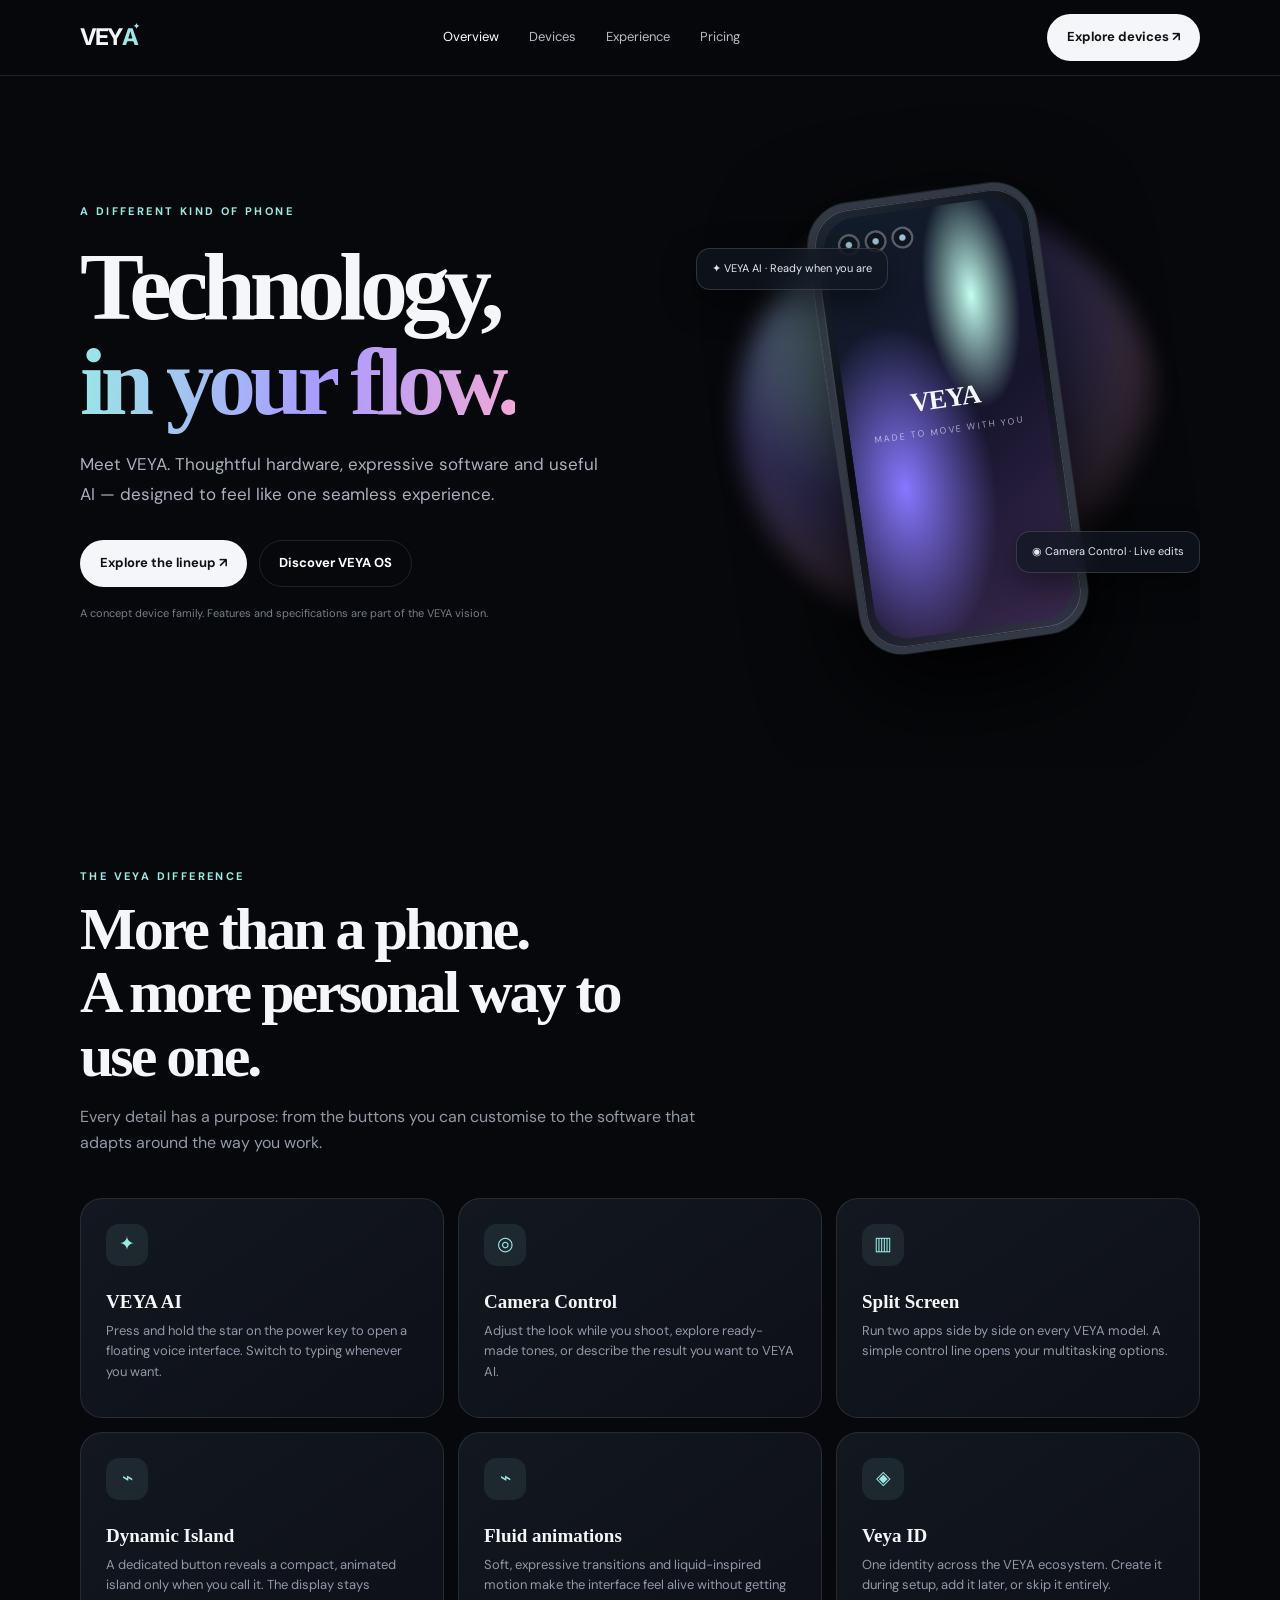
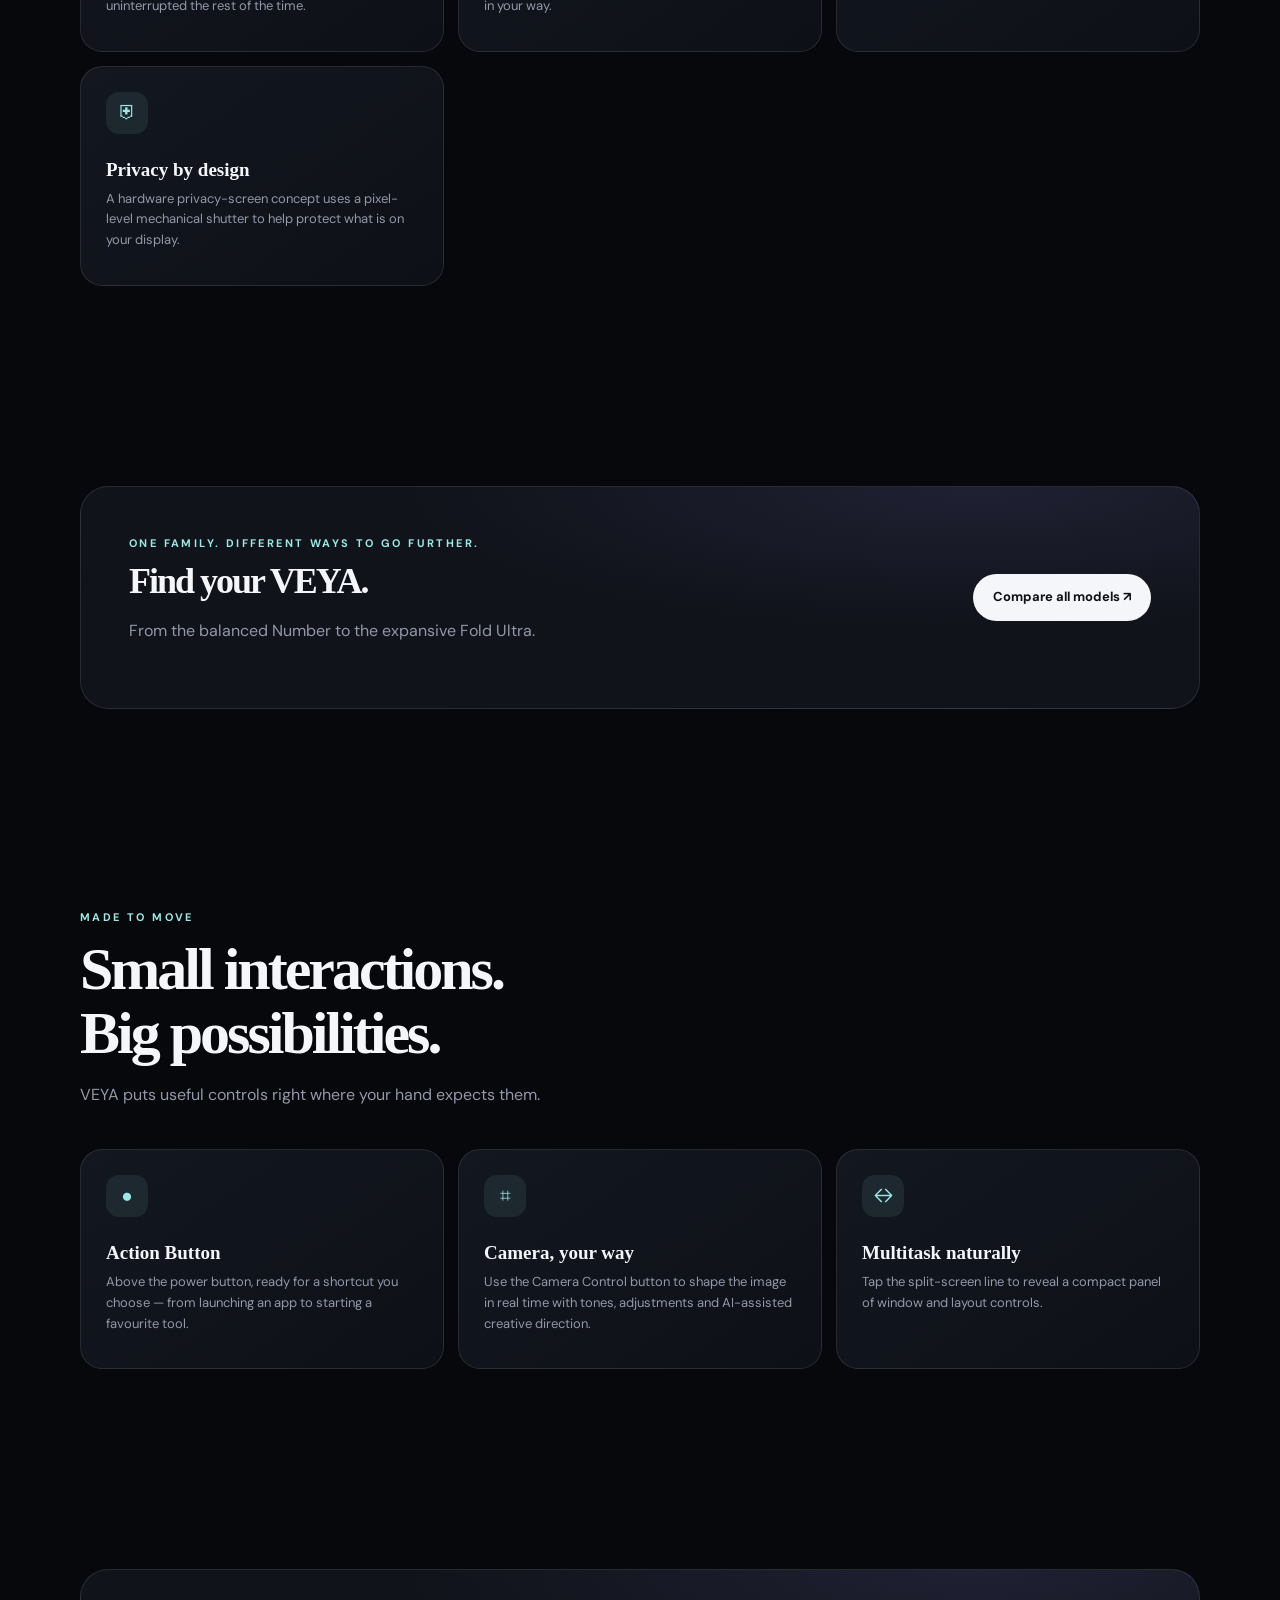
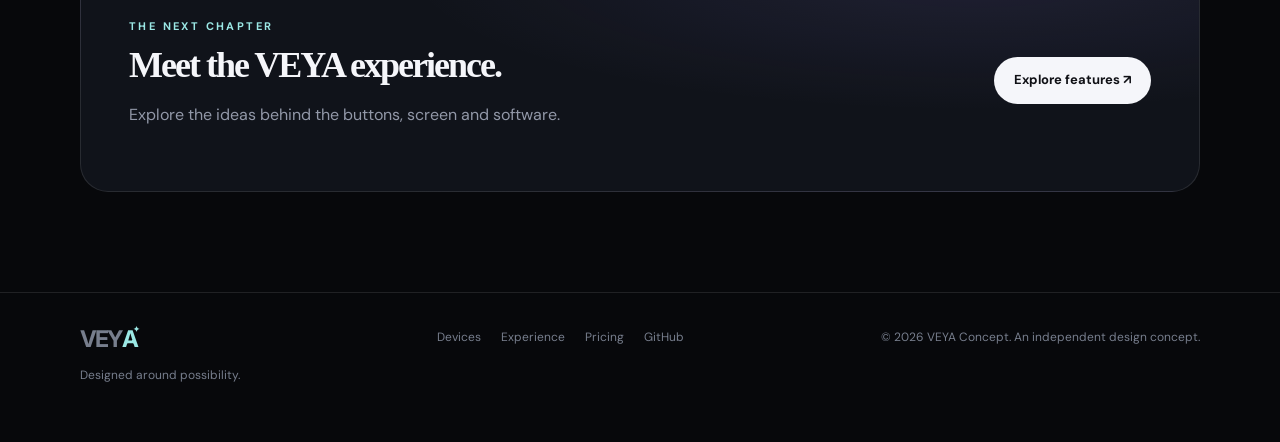
<file: index.html>
<!doctype html>
<html lang="en"><head><meta charset="utf-8"><meta name="viewport" content="width=device-width,initial-scale=1"><meta name="theme-color" content="#07080b"><meta name="description" content="Meet VEYA — a new phone experience, shaped around you."><title>VEYA — Beyond the expected</title><link rel="stylesheet" href="styles.css"></head><body>
<header class="nav"><a class="brand" href="index.html">VEY<span class="logo-a">A<span class="logo-star">✦</span></span></a><button class="menu" aria-label="Open menu">☰</button><nav class="navlinks"><a class="active" href="index.html">Overview</a><a href="models.html">Devices</a><a href="features.html">Experience</a><a href="pricing.html">Pricing</a></nav><a class="nav-cta" href="models.html">Explore devices ↗</a></header>
<main><section class="wrap hero"><div><div class="eyebrow">A different kind of phone</div><h1>Technology,<br><em>in your flow.</em></h1><p class="lead">Meet VEYA. Thoughtful hardware, expressive software and useful AI — designed to feel like one seamless experience.</p><div class="actions"><a class="btn" href="models.html">Explore the lineup ↗</a><a class="btn ghost" href="features.html">Discover VEYA OS</a></div><p class="fine">A concept device family. Features and specifications are part of the VEYA vision.</p></div><div class="visual"><div class="orb"></div><div class="float-tag tag-one">✦ VEYA AI · Ready when you are</div><div class="phone"><div class="phone-camera"><i></i><i></i><i></i></div><div class="screen-copy"><b>VEYA</b><small>MADE TO MOVE WITH YOU</small></div></div><div class="float-tag tag-two">◉ Camera Control · Live edits</div></div></section>
<section class="section"><div class="wrap"><div class="section-head reveal"><div class="eyebrow">The VEYA difference</div><h2>More than a phone.<br>A more personal way to use one.</h2><p>Every detail has a purpose: from the buttons you can customise to the software that adapts around the way you work.</p></div><div class="grid"><article class="card reveal"><div class="iconbox">✦</div><h3>VEYA AI</h3><p>Press and hold the star on the power key to open a floating voice interface. Switch to typing whenever you want.</p></article><article class="card reveal"><div class="iconbox">◎</div><h3>Camera Control</h3><p>Adjust the look while you shoot, explore ready-made tones, or describe the result you want to VEYA AI.</p></article><article class="card reveal"><div class="iconbox">▥</div><h3>Split Screen</h3><p>Run two apps side by side on every VEYA model. A simple control line opens your multitasking options.</p></article><article class="card reveal"><div class="iconbox">⌁</div><h3>Dynamic Island</h3><p>A dedicated button reveals a compact, animated island only when you call it. The display stays uninterrupted the rest of the time.</p></article><article class="card reveal"><div class="iconbox">⌁</div><h3>Fluid animations</h3><p>Soft, expressive transitions and liquid-inspired motion make the interface feel alive without getting in your way.</p></article><article class="card reveal"><div class="iconbox">◈</div><h3>Veya ID</h3><p>One identity across the VEYA ecosystem. Create it during setup, add it later, or skip it entirely.</p></article><article class="card reveal"><div class="iconbox">⛨</div><h3>Privacy by design</h3><p>A hardware privacy-screen concept uses a pixel-level mechanical shutter to help protect what is on your display.</p></article></div></div></section>
<section class="section"><div class="wrap band reveal"><div><div class="eyebrow">One family. Different ways to go further.</div><h2>Find your VEYA.</h2><p class="muted">From the balanced Number to the expansive Fold Ultra.</p></div><a class="btn" href="models.html">Compare all models ↗</a></div></section>
<section class="section"><div class="wrap"><div class="section-head reveal"><div class="eyebrow">Made to move</div><h2>Small interactions.<br>Big possibilities.</h2><p>VEYA puts useful controls right where your hand expects them.</p></div><div class="grid"><article class="card reveal"><div class="iconbox">●</div><h3>Action Button</h3><p>Above the power button, ready for a shortcut you choose — from launching an app to starting a favourite tool.</p></article><article class="card reveal"><div class="iconbox">⌗</div><h3>Camera, your way</h3><p>Use the Camera Control button to shape the image in real time with tones, adjustments and AI-assisted creative direction.</p></article><article class="card reveal"><div class="iconbox">↔</div><h3>Multitask naturally</h3><p>Tap the split-screen line to reveal a compact panel of window and layout controls.</p></article></div></div></section>
<section class="section"><div class="wrap band reveal"><div><div class="eyebrow">The next chapter</div><h2>Meet the VEYA experience.</h2><p class="muted">Explore the ideas behind the buttons, screen and software.</p></div><a class="btn" href="features.html">Explore features ↗</a></div></section></main>
<footer class="footer"><div class="wrap footer-inner"><div><a class="brand" href="index.html">VEY<span class="logo-a">A<span class="logo-star">✦</span></span></a><p>Designed around possibility.</p></div><div class="footer-links"><a href="models.html">Devices</a><a href="features.html">Experience</a><a href="pricing.html">Pricing</a><a href="https://github.com/vraxen1/veya">GitHub</a></div><div>© 2026 VEYA Concept. An independent design concept.</div></div></footer><script src="script.js"></script></body></html>
</file>
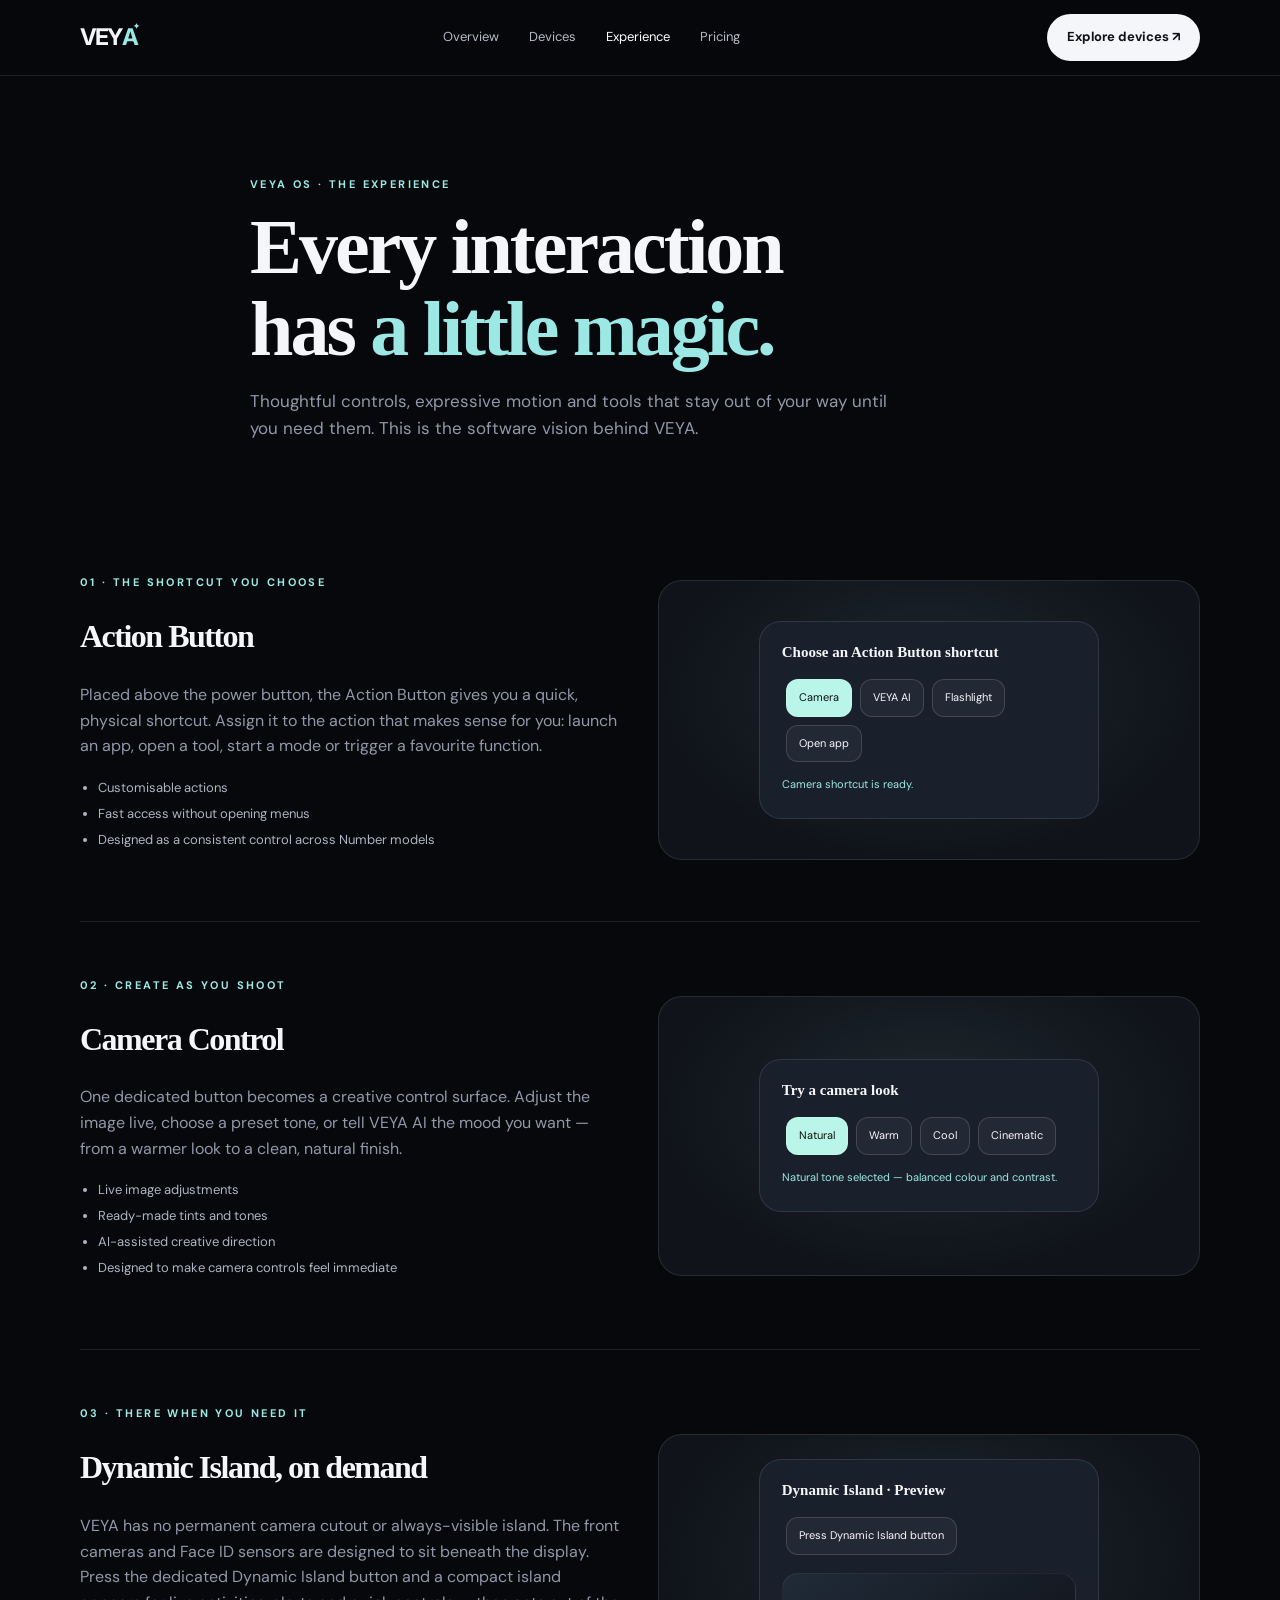
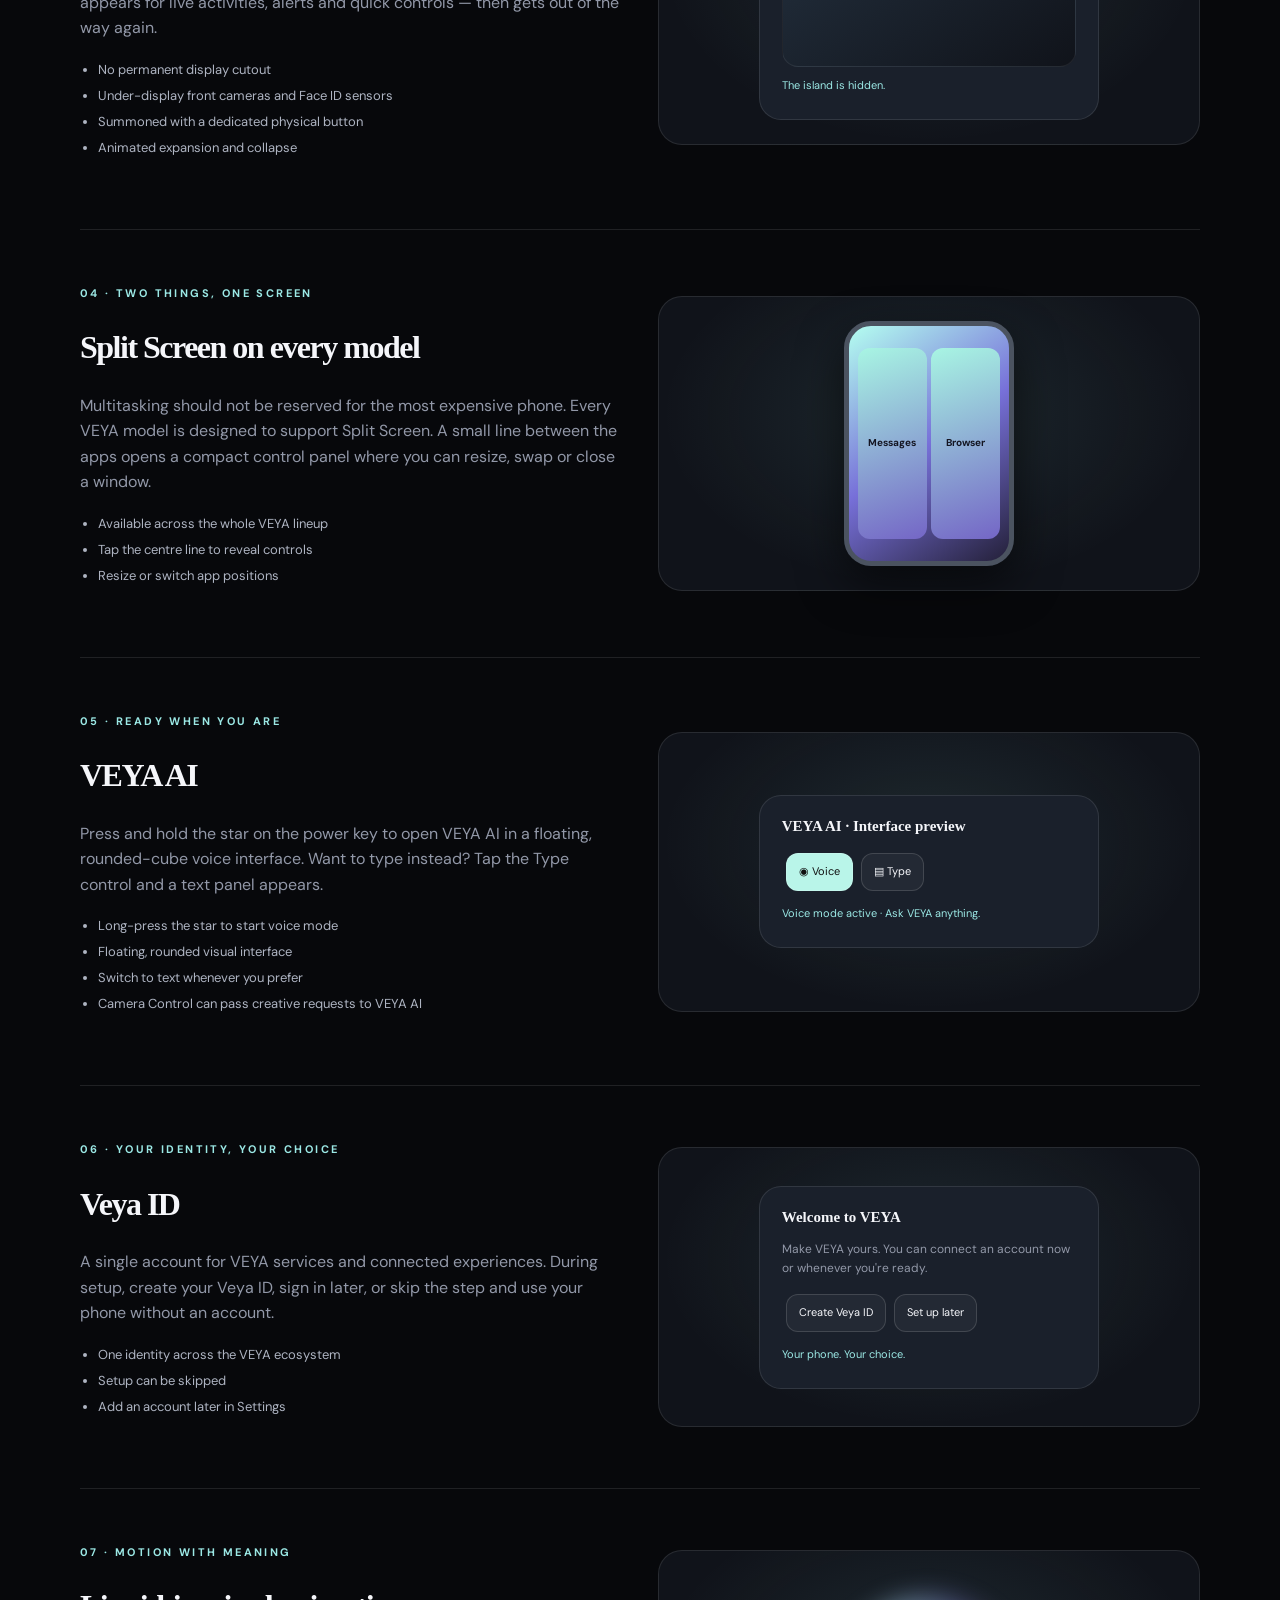
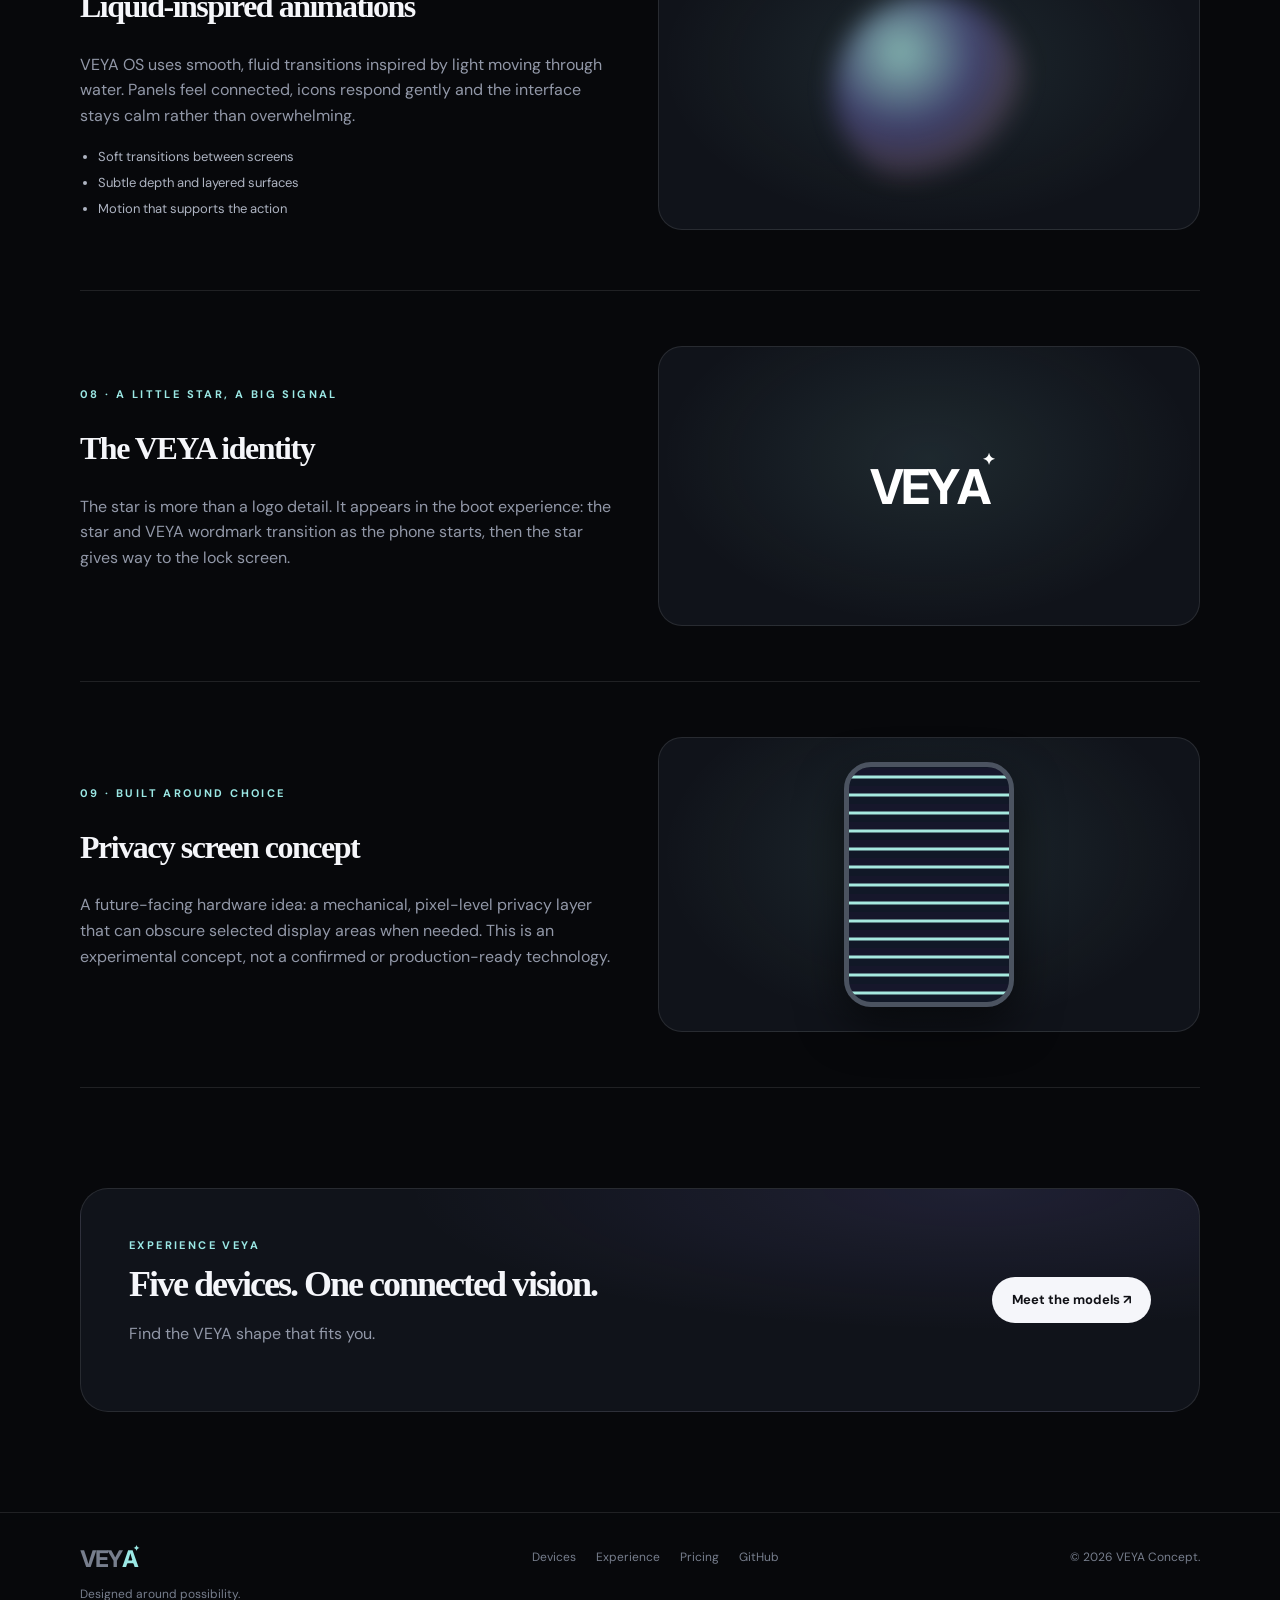
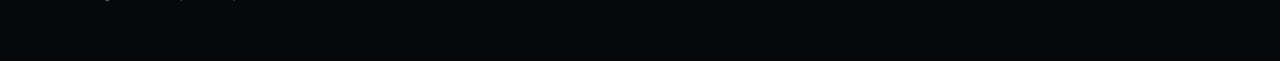
<file: features.html>
<!doctype html><html lang="en"><head><meta charset="utf-8"><meta name="viewport" content="width=device-width,initial-scale=1"><meta name="description" content="Discover VEYA OS, Action Button, Camera Control, Split Screen and VEYA AI."><title>VEYA Experience — Designed to flow</title><link rel="stylesheet" href="styles.css"></head><body>
<header class="nav"><a class="brand" href="index.html">VEY<span class="logo-a">A<span class="logo-star">✦</span></span></a><button class="menu" aria-label="Open menu">☰</button><nav class="navlinks"><a href="index.html">Overview</a><a href="models.html">Devices</a><a class="active" href="features.html">Experience</a><a href="pricing.html">Pricing</a></nav><a class="nav-cta" href="models.html">Explore devices ↗</a></header>
<main><section class="wrap page-hero"><div class="eyebrow">VEYA OS · The experience</div><h1>Every interaction<br>has <span style="color:var(--aqua)">a little magic.</span></h1><p>Thoughtful controls, expressive motion and tools that stay out of your way until you need them. This is the software vision behind VEYA.</p></section>
<section class="wrap">
<div class="feature-row reveal"><div class="feature-copy"><div class="eyebrow">01 · The shortcut you choose</div><h2>Action Button</h2><p>Placed above the power button, the Action Button gives you a quick, physical shortcut. Assign it to the action that makes sense for you: launch an app, open a tool, start a mode or trigger a favourite function.</p><ul class="feature-list"><li>Customisable actions</li><li>Fast access without opening menus</li><li>Designed as a consistent control across Number models</li></ul></div><div class="feature-demo"><div class="control-demo" data-demo><h4>Choose an Action Button shortcut</h4><button class="selected" data-message="Camera shortcut is ready.">Camera</button><button data-message="VEYA AI shortcut is ready.">VEYA AI</button><button data-message="Flashlight shortcut is ready.">Flashlight</button><button data-message="Your selected app shortcut is ready.">Open app</button><div class="demo-output">Camera shortcut is ready.</div></div></div></div>
<div class="feature-row reveal"><div class="feature-copy"><div class="eyebrow">02 · Create as you shoot</div><h2>Camera Control</h2><p>One dedicated button becomes a creative control surface. Adjust the image live, choose a preset tone, or tell VEYA AI the mood you want — from a warmer look to a clean, natural finish.</p><ul class="feature-list"><li>Live image adjustments</li><li>Ready-made tints and tones</li><li>AI-assisted creative direction</li><li>Designed to make camera controls feel immediate</li></ul></div><div class="feature-demo"><div class="control-demo" data-demo><h4>Try a camera look</h4><button class="selected" data-message="Natural tone selected — balanced colour and contrast.">Natural</button><button data-message="Warm tone selected — softer, warmer colour.">Warm</button><button data-message="Cool tone selected — crisp, cooler colour.">Cool</button><button data-message="Cinematic tone selected — deeper, moodier contrast.">Cinematic</button><div class="demo-output">Natural tone selected — balanced colour and contrast.</div></div></div></div>
<div class="feature-row reveal"><div class="feature-copy"><div class="eyebrow">03 · There when you need it</div><h2>Dynamic Island, on demand</h2><p>VEYA has no permanent camera cutout or always-visible island. The front cameras and Face ID sensors are designed to sit beneath the display. Press the dedicated Dynamic Island button and a compact island appears for live activities, alerts and quick controls — then gets out of the way again.</p><ul class="feature-list"><li>No permanent display cutout</li><li>Under-display front cameras and Face ID sensors</li><li>Summoned with a dedicated physical button</li><li>Animated expansion and collapse</li></ul></div><div class="feature-demo"><div class="control-demo island-demo"><h4>Dynamic Island · Preview</h4><button id="island-toggle">Press Dynamic Island button</button><div class="island-stage"><div class="island-pill" id="island-pill">VEYA · Ready</div></div><div class="demo-output" id="island-status">The island is hidden.</div></div></div></div><div class="feature-row reveal"><div class="feature-copy"><div class="eyebrow">04 · Two things, one screen</div><h2>Split Screen on every model</h2><p>Multitasking should not be reserved for the most expensive phone. Every VEYA model is designed to support Split Screen. A small line between the apps opens a compact control panel where you can resize, swap or close a window.</p><ul class="feature-list"><li>Available across the whole VEYA lineup</li><li>Tap the centre line to reveal controls</li><li>Resize or switch app positions</li></ul></div><div class="feature-demo"><div class="demo-phone demo-split"><span>Messages</span><span>Browser</span></div></div></div>
<div class="feature-row reveal"><div class="feature-copy"><div class="eyebrow">05 · Ready when you are</div><h2>VEYA AI</h2><p>Press and hold the star on the power key to open VEYA AI in a floating, rounded-cube voice interface. Want to type instead? Tap the Type control and a text panel appears.</p><ul class="feature-list"><li>Long-press the star to start voice mode</li><li>Floating, rounded visual interface</li><li>Switch to text whenever you prefer</li><li>Camera Control can pass creative requests to VEYA AI</li></ul></div><div class="feature-demo"><div class="control-demo" data-demo><h4>VEYA AI · Interface preview</h4><button class="selected" data-message="Voice mode active · Ask VEYA anything.">◉ Voice</button><button data-message="Text mode active · Start typing your request.">▤ Type</button><div class="demo-output">Voice mode active · Ask VEYA anything.</div></div></div></div>
<div class="feature-row reveal"><div class="feature-copy"><div class="eyebrow">06 · Your identity, your choice</div><h2>Veya ID</h2><p>A single account for VEYA services and connected experiences. During setup, create your Veya ID, sign in later, or skip the step and use your phone without an account.</p><ul class="feature-list"><li>One identity across the VEYA ecosystem</li><li>Setup can be skipped</li><li>Add an account later in Settings</li></ul></div><div class="feature-demo"><div class="control-demo"><h4>Welcome to VEYA</h4><p class="muted" style="font-size:12px">Make VEYA yours. You can connect an account now or whenever you're ready.</p><button>Create Veya ID</button><button>Set up later</button><div class="demo-output">Your phone. Your choice.</div></div></div></div>
<div class="feature-row reveal"><div class="feature-copy"><div class="eyebrow">07 · Motion with meaning</div><h2>Liquid-inspired animations</h2><p>VEYA OS uses smooth, fluid transitions inspired by light moving through water. Panels feel connected, icons respond gently and the interface stays calm rather than overwhelming.</p><ul class="feature-list"><li>Soft transitions between screens</li><li>Subtle depth and layered surfaces</li><li>Motion that supports the action</li></ul></div><div class="feature-demo"><div class="orb" style="position:relative;width:190px;height:190px"></div></div></div>
<div class="feature-row reveal"><div class="feature-copy"><div class="eyebrow">08 · A little star, a big signal</div><h2>The VEYA identity</h2><p>The star is more than a logo detail. It appears in the boot experience: the star and VEYA wordmark transition as the phone starts, then the star gives way to the lock screen.</p></div><div class="feature-demo"><div class="feature-wordmark">VEY<span class="logo-a">A<span class="logo-star">✦</span></span></div></div></div>
<div class="feature-row reveal"><div class="feature-copy"><div class="eyebrow">09 · Built around choice</div><h2>Privacy screen concept</h2><p>A future-facing hardware idea: a mechanical, pixel-level privacy layer that can obscure selected display areas when needed. This is an experimental concept, not a confirmed or production-ready technology.</p></div><div class="feature-demo"><div class="demo-phone" style="background:repeating-linear-gradient(0deg,#111827 0 7px,#a6e9df 8px 10px,#16172b 11px 18px)"></div></div></div>
</section><section class="section"><div class="wrap band reveal"><div><div class="eyebrow">Experience VEYA</div><h2>Five devices. One connected vision.</h2><p class="muted">Find the VEYA shape that fits you.</p></div><a class="btn" href="models.html">Meet the models ↗</a></div></section></main>
<footer class="footer"><div class="wrap footer-inner"><div><a class="brand" href="index.html">VEY<span class="logo-a">A<span class="logo-star">✦</span></span></a><p>Designed around possibility.</p></div><div class="footer-links"><a href="models.html">Devices</a><a href="features.html">Experience</a><a href="pricing.html">Pricing</a><a href="https://github.com/vraxen1/veya">GitHub</a></div><div>© 2026 VEYA Concept.</div></div></footer><script src="script.js"></script></body></html>
</file>
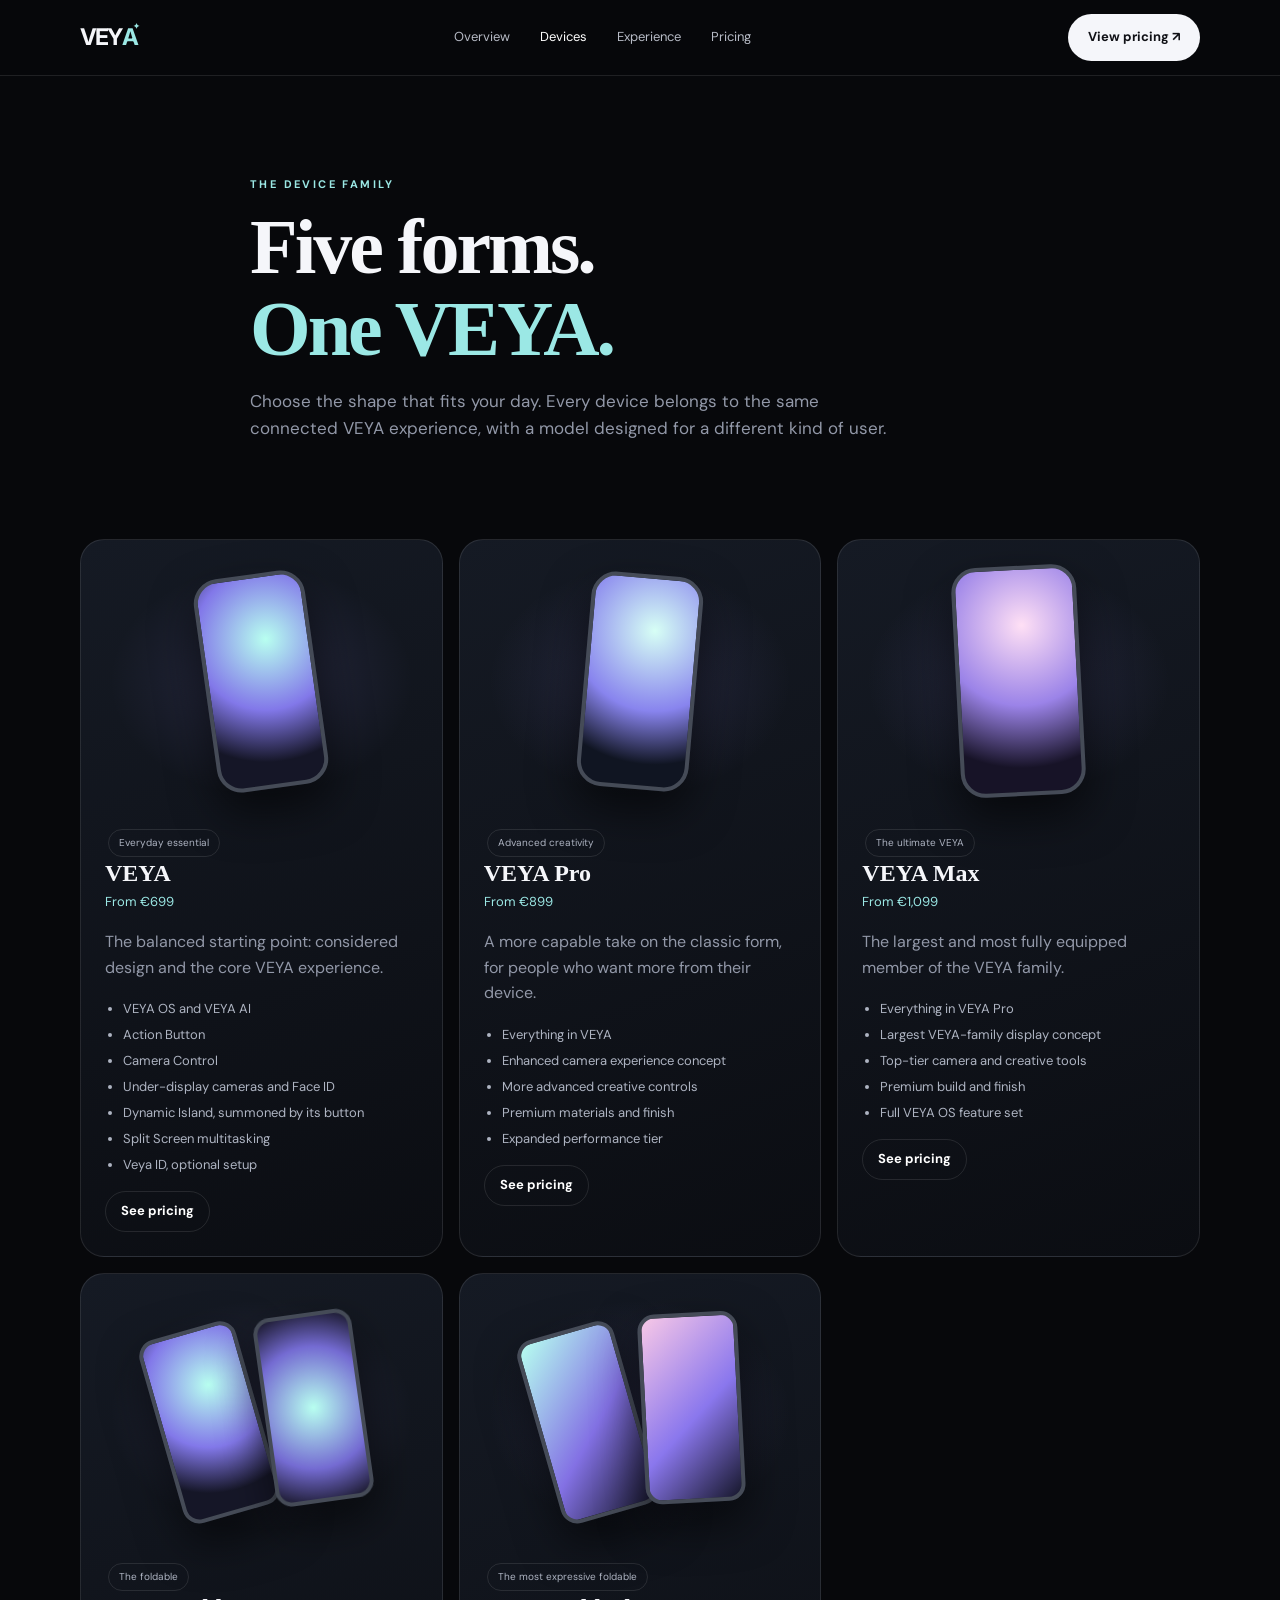
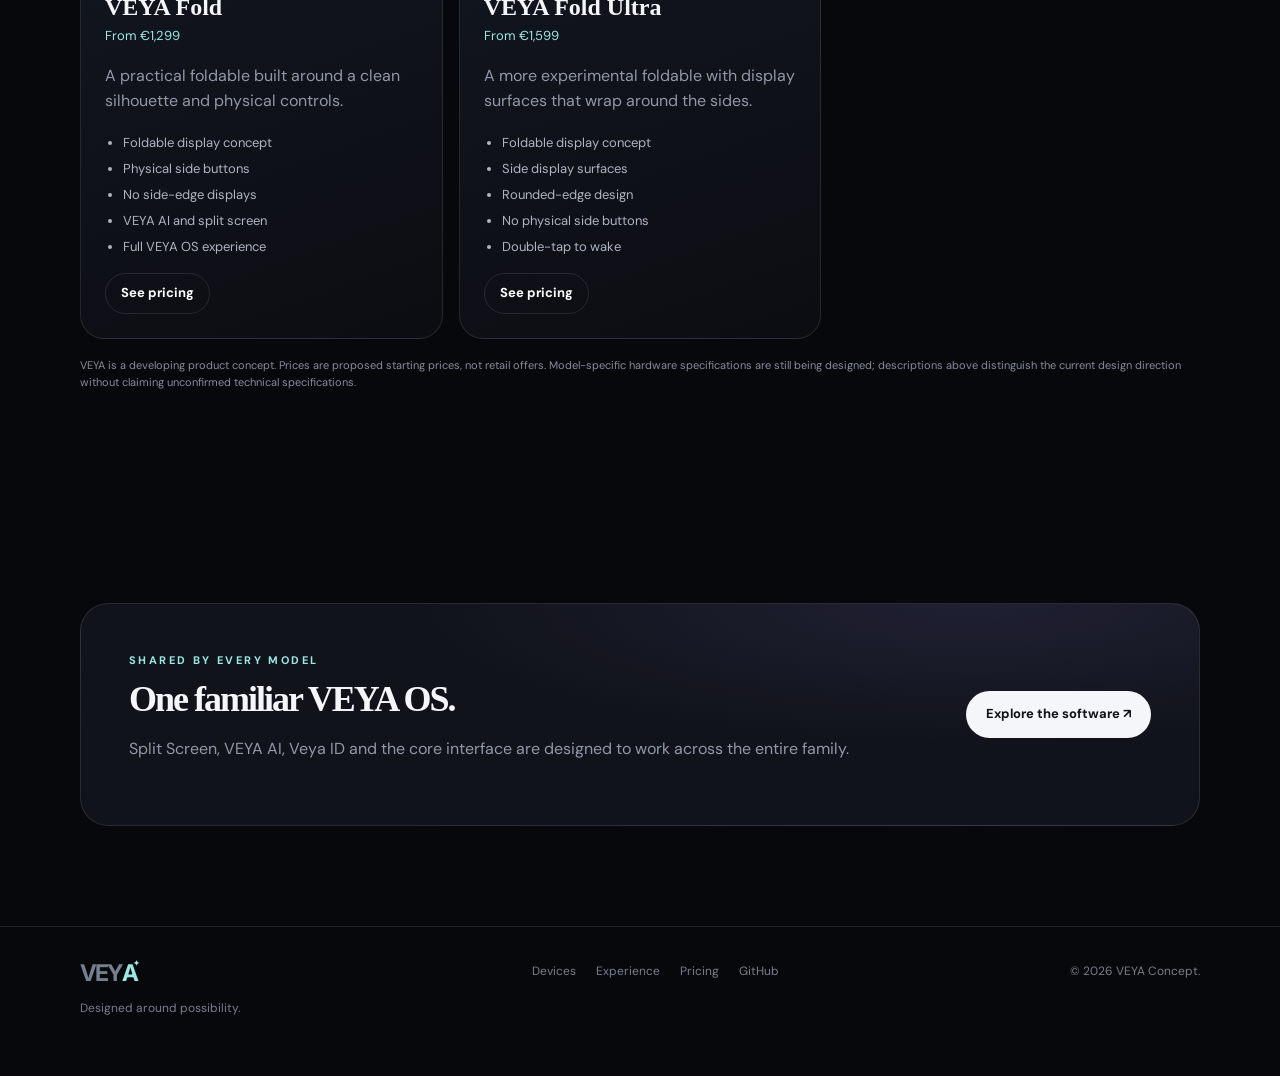
<file: models.html>
<!doctype html><html lang="en"><head><meta charset="utf-8"><meta name="viewport" content="width=device-width,initial-scale=1"><meta name="description" content="Explore the VEYA, VEYA Pro, VEYA Max, Fold and Fold Ultra."><title>VEYA Devices — The lineup</title><link rel="stylesheet" href="styles.css"></head><body>
<header class="nav"><a class="brand" href="index.html">VEY<span class="logo-a">A<span class="logo-star">✦</span></span></a><button class="menu" aria-label="Open menu">☰</button><nav class="navlinks"><a href="index.html">Overview</a><a class="active" href="models.html">Devices</a><a href="features.html">Experience</a><a href="pricing.html">Pricing</a></nav><a class="nav-cta" href="pricing.html">View pricing ↗</a></header>
<main><section class="wrap page-hero"><div class="eyebrow">The device family</div><h1>Five forms.<br><span style="color:var(--aqua)">One VEYA.</span></h1><p>Choose the shape that fits your day. Every device belongs to the same connected VEYA experience, with a model designed for a different kind of user.</p></section>
<section class="wrap section" style="padding-top:20px"><div class="model-grid">
<article class="model-card reveal"><div class="model-art"><div class="mini-phone"></div></div><span class="pill">Everyday essential</span><h3>VEYA</h3><div class="price">From €699</div><p class="muted">The balanced starting point: considered design and the core VEYA experience.</p><ul><li>VEYA OS and VEYA AI</li><li>Action Button</li><li>Camera Control</li><li>Under-display cameras and Face ID</li><li>Dynamic Island, summoned by its button</li><li>Split Screen multitasking</li><li>Veya ID, optional setup</li></ul><a class="btn ghost small" href="pricing.html">See pricing</a></article>
<article class="model-card reveal"><div class="model-art"><div class="mini-phone" style="background:radial-gradient(circle at 60% 25%,#d7fff5,#8884ee 48%,#101522 80%);transform:rotate(5deg)"></div></div><span class="pill">Advanced creativity</span><h3>VEYA Pro</h3><div class="price">From €899</div><p class="muted">A more capable take on the classic form, for people who want more from their device.</p><ul><li>Everything in VEYA</li><li>Enhanced camera experience concept</li><li>More advanced creative controls</li><li>Premium materials and finish</li><li>Expanded performance tier</li></ul><a class="btn ghost small" href="pricing.html">See pricing</a></article>
<article class="model-card reveal"><div class="model-art"><div class="mini-phone" style="width:125px;height:230px;background:radial-gradient(circle at 55% 25%,#ffe0f5,#9b83e8 45%,#171327 80%);transform:rotate(-3deg)"></div></div><span class="pill">The ultimate VEYA</span><h3>VEYA Max</h3><div class="price">From €1,099</div><p class="muted">The largest and most fully equipped member of the VEYA family.</p><ul><li>Everything in VEYA Pro</li><li>Largest VEYA-family display concept</li><li>Top-tier camera and creative tools</li><li>Premium build and finish</li><li>Full VEYA OS feature set</li></ul><a class="btn ghost small" href="pricing.html">See pricing</a></article>
<article class="model-card reveal"><div class="model-art"><div style="display:flex;gap:5px;transform:rotate(-8deg)"><div class="mini-phone" style="width:100px;height:190px;border-radius:17px"></div><div class="mini-phone" style="width:100px;height:190px;border-radius:17px;transform:rotateY(8deg);background:radial-gradient(circle,#b8fff0,#746bd2 60%,#171627)"></div></div></div><span class="pill">The foldable</span><h3>VEYA Fold</h3><div class="price">From €1,299</div><p class="muted">A practical foldable built around a clean silhouette and physical controls.</p><ul><li>Foldable display concept</li><li>Physical side buttons</li><li>No side-edge displays</li><li>VEYA AI and split screen</li><li>Full VEYA OS experience</li></ul><a class="btn ghost small" href="pricing.html">See pricing</a></article>
<article class="model-card reveal"><div class="model-art"><div style="display:flex;gap:5px;transform:rotate(-8deg)"><div class="mini-phone" style="width:100px;height:190px;border-radius:17px;background:linear-gradient(135deg,#b7fff0,#8371e4 55%,#16172b)"></div><div class="mini-phone" style="width:100px;height:190px;border-radius:17px;background:linear-gradient(135deg,#f8c8e7,#8a77ed 55%,#16172b);transform:rotate(5deg)"></div></div></div><span class="pill">The most expressive foldable</span><h3>VEYA Fold Ultra</h3><div class="price">From €1,599</div><p class="muted">A more experimental foldable with display surfaces that wrap around the sides.</p><ul><li>Foldable display concept</li><li>Side display surfaces</li><li>Rounded-edge design</li><li>No physical side buttons</li><li>Double-tap to wake</li></ul><a class="btn ghost small" href="pricing.html">See pricing</a></article>
</div><p class="note">VEYA is a developing product concept. Prices are proposed starting prices, not retail offers. Model-specific hardware specifications are still being designed; descriptions above distinguish the current design direction without claiming unconfirmed technical specifications.</p></section>
<section class="section"><div class="wrap band reveal"><div><div class="eyebrow">Shared by every model</div><h2>One familiar VEYA OS.</h2><p class="muted">Split Screen, VEYA AI, Veya ID and the core interface are designed to work across the entire family.</p></div><a class="btn" href="features.html">Explore the software ↗</a></div></section></main>
<footer class="footer"><div class="wrap footer-inner"><div><a class="brand" href="index.html">VEY<span class="logo-a">A<span class="logo-star">✦</span></span></a><p>Designed around possibility.</p></div><div class="footer-links"><a href="models.html">Devices</a><a href="features.html">Experience</a><a href="pricing.html">Pricing</a><a href="https://github.com/vraxen1/veya">GitHub</a></div><div>© 2026 VEYA Concept.</div></div></footer><script src="script.js"></script></body></html>
</file>
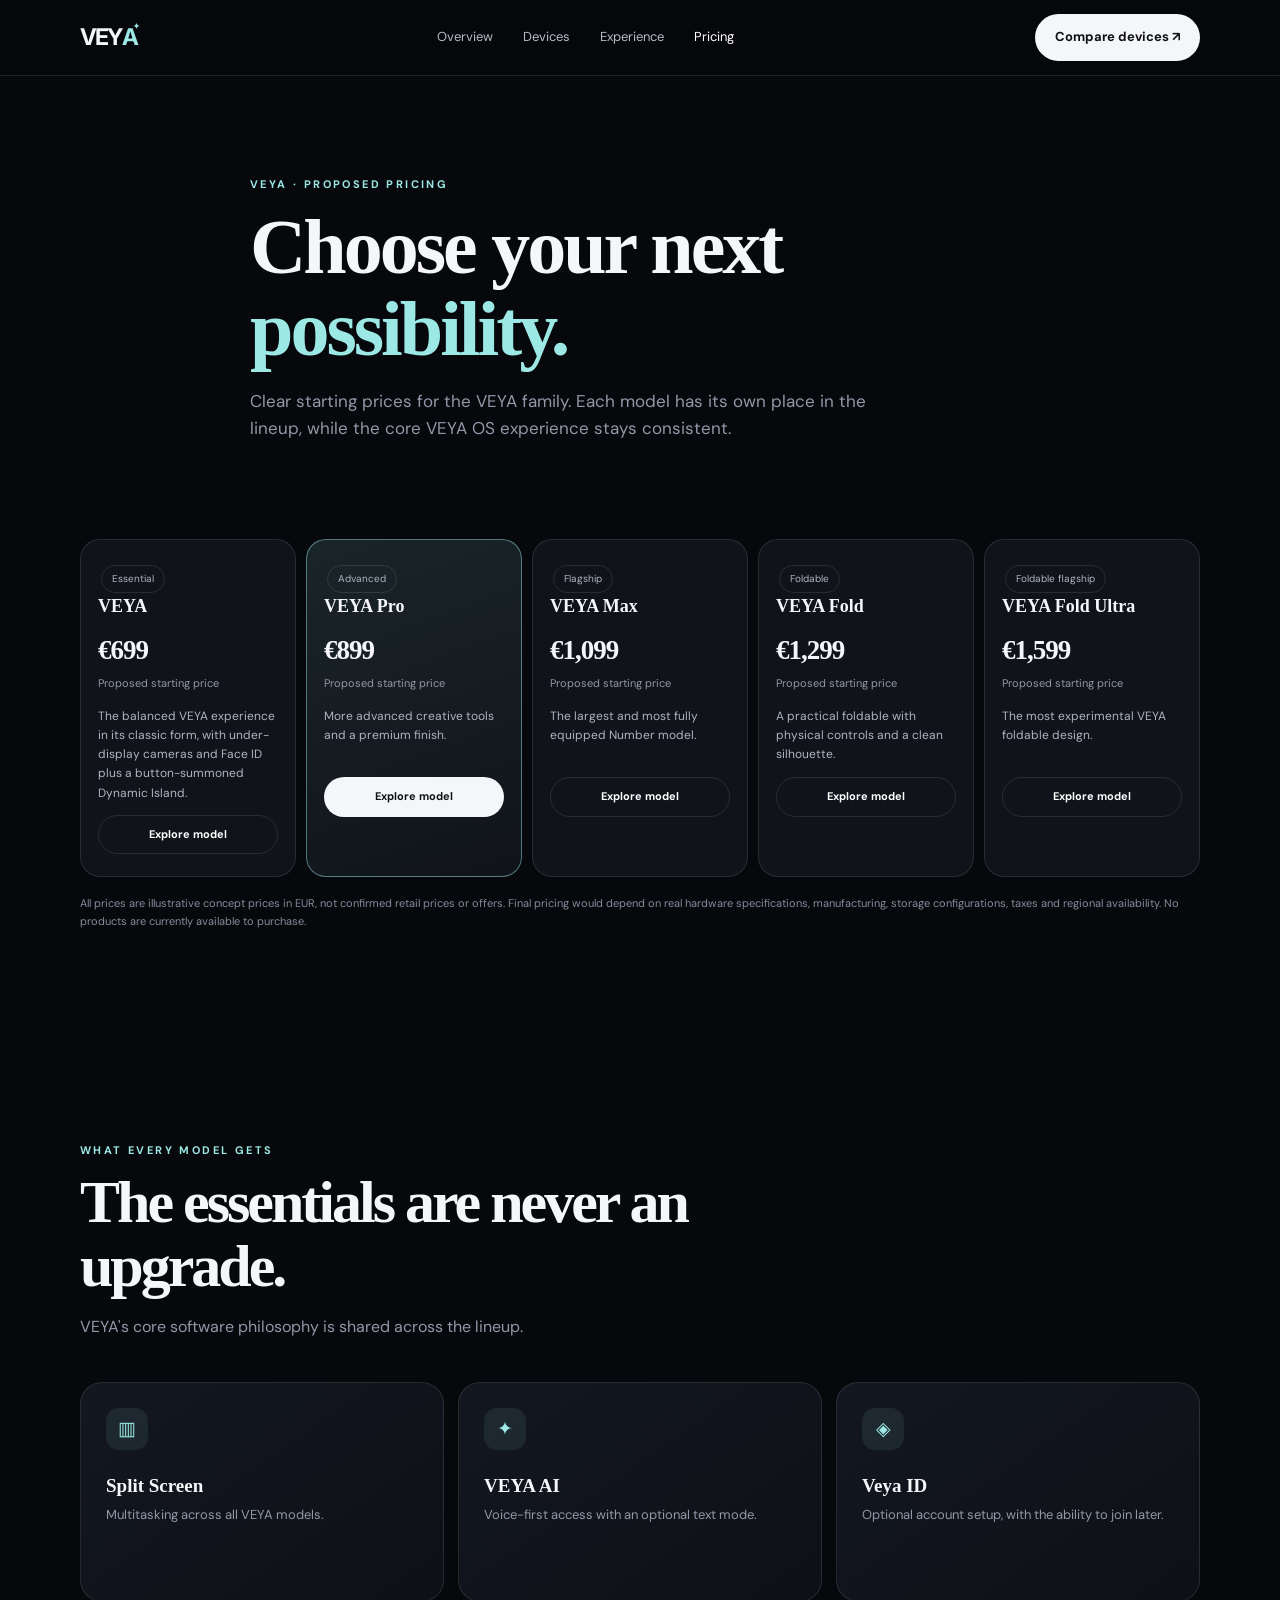
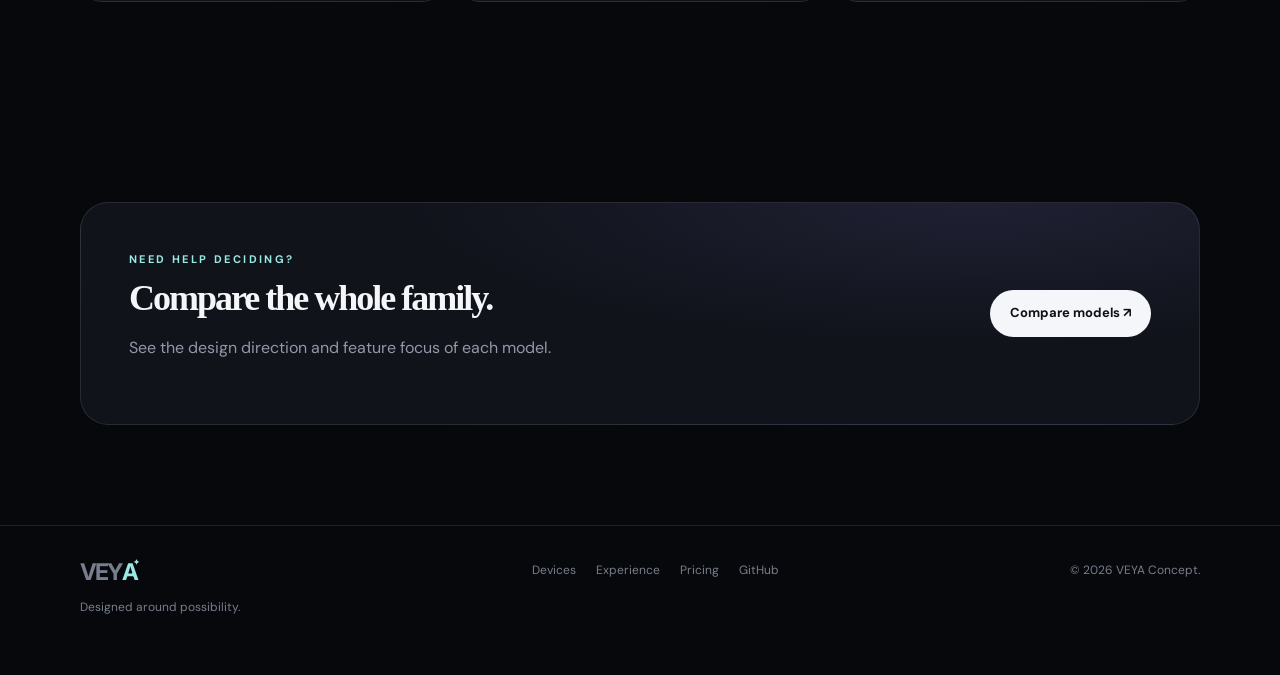
<file: pricing.html>
<!doctype html><html lang="en"><head><meta charset="utf-8"><meta name="viewport" content="width=device-width,initial-scale=1"><meta name="description" content="Explore proposed starting prices for the VEYA phone family."><title>VEYA Pricing — Choose your device</title><link rel="stylesheet" href="styles.css"></head><body>
<header class="nav"><a class="brand" href="index.html">VEY<span class="logo-a">A<span class="logo-star">✦</span></span></a><button class="menu" aria-label="Open menu">☰</button><nav class="navlinks"><a href="index.html">Overview</a><a href="models.html">Devices</a><a href="features.html">Experience</a><a class="active" href="pricing.html">Pricing</a></nav><a class="nav-cta" href="models.html">Compare devices ↗</a></header>
<main><section class="wrap page-hero"><div class="eyebrow">VEYA · Proposed pricing</div><h1>Choose your next<br><span style="color:var(--aqua)">possibility.</span></h1><p>Clear starting prices for the VEYA family. Each model has its own place in the lineup, while the core VEYA OS experience stays consistent.</p></section>
<section class="wrap section" style="padding-top:20px"><div class="price-grid">
<article class="price-card reveal"><span class="pill">Essential</span><h3>VEYA</h3><strong>€699</strong><small>Proposed starting price</small><p>The balanced VEYA experience in its classic form, with under-display cameras and Face ID plus a button-summoned Dynamic Island.</p><a class="btn ghost" href="models.html">Explore model</a></article>
<article class="price-card featured reveal"><span class="pill">Advanced</span><h3>VEYA Pro</h3><strong>€899</strong><small>Proposed starting price</small><p>More advanced creative tools and a premium finish.</p><a class="btn" href="models.html">Explore model</a></article>
<article class="price-card reveal"><span class="pill">Flagship</span><h3>VEYA Max</h3><strong>€1,099</strong><small>Proposed starting price</small><p>The largest and most fully equipped Number model.</p><a class="btn ghost" href="models.html">Explore model</a></article>
<article class="price-card reveal"><span class="pill">Foldable</span><h3>VEYA Fold</h3><strong>€1,299</strong><small>Proposed starting price</small><p>A practical foldable with physical controls and a clean silhouette.</p><a class="btn ghost" href="models.html">Explore model</a></article>
<article class="price-card reveal"><span class="pill">Foldable flagship</span><h3>VEYA Fold Ultra</h3><strong>€1,599</strong><small>Proposed starting price</small><p>The most experimental VEYA foldable design.</p><a class="btn ghost" href="models.html">Explore model</a></article>
</div><p class="note">All prices are illustrative concept prices in EUR, not confirmed retail prices or offers. Final pricing would depend on real hardware specifications, manufacturing, storage configurations, taxes and regional availability. No products are currently available to purchase.</p></section>
<section class="section"><div class="wrap"><div class="section-head reveal"><div class="eyebrow">What every model gets</div><h2>The essentials are never an upgrade.</h2><p>VEYA's core software philosophy is shared across the lineup.</p></div><div class="grid"><article class="card reveal"><div class="iconbox">▥</div><h3>Split Screen</h3><p>Multitasking across all VEYA models.</p></article><article class="card reveal"><div class="iconbox">✦</div><h3>VEYA AI</h3><p>Voice-first access with an optional text mode.</p></article><article class="card reveal"><div class="iconbox">◈</div><h3>Veya ID</h3><p>Optional account setup, with the ability to join later.</p></article></div></div></section>
<section class="section"><div class="wrap band reveal"><div><div class="eyebrow">Need help deciding?</div><h2>Compare the whole family.</h2><p class="muted">See the design direction and feature focus of each model.</p></div><a class="btn" href="models.html">Compare models ↗</a></div></section></main>
<footer class="footer"><div class="wrap footer-inner"><div><a class="brand" href="index.html">VEY<span class="logo-a">A<span class="logo-star">✦</span></span></a><p>Designed around possibility.</p></div><div class="footer-links"><a href="models.html">Devices</a><a href="features.html">Experience</a><a href="pricing.html">Pricing</a><a href="https://github.com/vraxen1/veya">GitHub</a></div><div>© 2026 VEYA Concept.</div></div></footer><script src="script.js"></script></body></html>
</file>
<file: styles.css>
@import url('https://fonts.googleapis.com/css2?family=DM+Sans:wght@400;500;600;700&family=Inter:wght@400;500;600;700;800&display=swap');
:root{--bg:#07080b;--panel:#101218;--panel2:#151923;--text:#f5f6fa;--muted:#9298a8;--line:rgba(255,255,255,.1);--aqua:#9be8e5;--violet:#a99bff;--pink:#f2a9d7;--max:1180px}
*{box-sizing:border-box}html{scroll-behavior:smooth}body{margin:0;background:var(--bg);color:var(--text);font-family:'DM Sans',sans-serif;line-height:1.6}a{color:inherit;text-decoration:none}button{font:inherit}.wrap{width:min(var(--max),calc(100% - 44px));margin:auto}.nav{height:76px;display:flex;align-items:center;justify-content:space-between;border-bottom:1px solid var(--line);position:sticky;top:0;background:rgba(7,8,11,.78);backdrop-filter:blur(18px);z-index:20;padding:0 max(22px,calc((100vw - var(--max))/2))}.brand{font:800 24px Manrope;letter-spacing:-1.5px}.brand span{color:var(--aqua)}.navlinks{display:flex;gap:30px;align-items:center;color:#b7bbc6;font-size:13px}.navlinks a:hover,.navlinks a.active{color:white}.nav-cta,.btn{display:inline-flex;align-items:center;justify-content:center;padding:12px 19px;border-radius:999px;background:#f5f6fa;color:#101116;font-size:13px;font-weight:700;transition:.25s;border:1px solid transparent}.nav-cta:hover,.btn:hover{transform:translateY(-2px);box-shadow:0 10px 35px #9be8e522}.btn.ghost{background:transparent;color:white;border-color:var(--line)}.btn.small{padding:9px 15px}.menu{display:none;background:none;color:white;border:0;font-size:24px}.eyebrow{font-size:11px;letter-spacing:2.4px;text-transform:uppercase;color:var(--aqua);font-weight:700}.hero{min-height:690px;display:grid;grid-template-columns:1.05fr .95fr;align-items:center;gap:40px;padding:82px 0 90px;overflow:hidden}.hero h1{font:800 clamp(54px,7.5vw,96px)/.98 Manrope;letter-spacing:-6px;margin:20px 0}.hero h1 em{font-style:normal;background:linear-gradient(100deg,var(--aqua),var(--violet) 55%,var(--pink));-webkit-background-clip:text;background-clip:text;color:transparent}.lead{font-size:17px;color:#a9afbd;max-width:520px;line-height:1.8}.actions{display:flex;gap:12px;flex-wrap:wrap;margin-top:30px}.fine{color:#777e8d;font-size:11px;margin-top:18px}.visual{height:520px;position:relative;display:grid;place-items:center}.orb{position:absolute;width:420px;height:420px;border-radius:50%;background:radial-gradient(circle at 35% 30%,#b8fff2aa, #8579ef55 42%,#e8a5d233 64%,transparent 72%);filter:blur(12px);animation:float 8s ease-in-out infinite}.phone{position:relative;width:230px;height:455px;border:7px solid #333944;border-radius:43px;background:linear-gradient(145deg,#202936,#080a10 45%,#343449);box-shadow:0 35px 100px #000,0 0 0 1px #ffffff24,inset 0 0 0 1px #ffffff30;transform:rotate(-8deg);overflow:hidden;animation:phoneFloat 7s ease-in-out infinite}.phone:before{content:'';position:absolute;inset:8px;border-radius:34px;background:radial-gradient(ellipse at 70% 22%,#c4fff0 0,transparent 24%),radial-gradient(ellipse at 24% 65%,#8777ff 0,transparent 42%),linear-gradient(145deg,#101d29,#17152d 55%,#39294d)}.phone .screen-copy{position:absolute;z-index:2;top:42%;left:20px;right:20px;text-align:center}.screen-copy b{font:700 27px Manrope;letter-spacing:-1px}.screen-copy small{display:block;color:#e5e8f4a8;font-size:9px;letter-spacing:2px;margin-top:8px}.phone-camera{position:absolute;z-index:3;top:24px;left:23px;display:flex;gap:5px}.phone-camera i{width:22px;height:22px;border-radius:50%;background:radial-gradient(circle,#9bc5d7 0 20%,#10151e 30% 65%,#48515e 70%);border:2px solid #59616d}.float-tag{position:absolute;z-index:4;padding:11px 15px;border:1px solid #ffffff24;background:#111722bb;backdrop-filter:blur(12px);border-radius:14px;font-size:11px;color:#e5e8f2;box-shadow:0 12px 35px #0007}.tag-one{top:90px;left:0}.tag-two{right:0;bottom:105px}.section{padding:100px 0}.section-head{max-width:660px;margin-bottom:42px}.section h2,.page-hero h1{font:800 clamp(36px,5vw,60px)/1.06 Manrope;letter-spacing:-3px;margin:12px 0 16px}.section-head p,.muted{color:var(--muted)}.grid{display:grid;grid-template-columns:repeat(3,1fr);gap:14px}.card{background:linear-gradient(145deg,#131720,#0d1016);border:1px solid var(--line);border-radius:22px;padding:25px;min-height:220px;transition:.3s}.card:hover{transform:translateY(-5px);border-color:#9be8e54d}.iconbox{width:42px;height:42px;border-radius:13px;display:grid;place-items:center;background:#9be8e516;color:var(--aqua);font-size:19px;margin-bottom:25px}.card h3{font:700 19px Manrope;margin:0 0 8px}.card p{color:var(--muted);font-size:13px;margin:0}.band{border:1px solid var(--line);border-radius:28px;background:radial-gradient(ellipse at 80% 0%,#9b8bff1c,transparent 45%),#10131a;padding:48px;display:flex;align-items:center;justify-content:space-between;gap:30px}.band h2{font:800 36px Manrope;letter-spacing:-2px;margin:8px 0}.page-hero{padding:100px 0 60px;max-width:780px}.page-hero h1{font-size:clamp(48px,7vw,78px)}.page-hero p{font-size:17px;color:var(--muted);max-width:650px}.model-grid{display:grid;grid-template-columns:repeat(3,1fr);gap:16px}.model-card{border:1px solid var(--line);border-radius:24px;padding:24px;background:linear-gradient(160deg,#151a24,#0b0d12);overflow:hidden}.model-art{height:250px;display:grid;place-items:center;position:relative;background:radial-gradient(ellipse,#8c83e52b,transparent 65%);margin:-8px -8px 20px}.mini-phone{width:112px;height:215px;border:4px solid #454b57;border-radius:25px;background:radial-gradient(circle at 60% 30%,#b8fff0,#8278e9 45%,#151627 78%);box-shadow:0 20px 45px #0009;transform:rotate(-8deg);position:relative}.model-card h3{font:700 24px Manrope;margin:0}.model-card .price{color:var(--aqua);font-size:13px;margin:5px 0 15px}.model-card ul,.feature-list{padding-left:18px;color:#aeb4c2;font-size:13px;line-height:2}.pill{display:inline-block;border:1px solid var(--line);border-radius:99px;padding:5px 10px;color:#aeb4c2;font-size:10px;margin:3px}.feature-row{display:grid;grid-template-columns:1fr 1fr;gap:35px;align-items:center;padding:55px 0;border-bottom:1px solid var(--line)}.feature-row:nth-child(even) .feature-demo{order:2}.feature-demo{min-height:280px;border:1px solid var(--line);border-radius:24px;background:radial-gradient(ellipse at 50% 40%,#9be8e51a,transparent 70%),#10131a;display:grid;place-items:center;padding:24px}.feature-copy h2{font:700 32px Manrope;letter-spacing:-1.5px}.feature-copy p{color:var(--muted)}.demo-phone{width:170px;height:245px;border:5px solid #4b5360;border-radius:27px;background:linear-gradient(145deg,#b4fff0,#7770d9 50%,#242039);position:relative;overflow:hidden;box-shadow:0 18px 45px #0009}.demo-split{display:flex;gap:4px;padding:22px 9px}.demo-split span{flex:1;border-radius:12px;background:linear-gradient(160deg,#a8f5e3,#7466c6);display:grid;place-items:center;color:#141522;font-size:10px;font-weight:700}.control-demo{width:min(100%,340px);padding:22px;border-radius:22px;background:#1a202b;border:1px solid #ffffff1a}.control-demo h4{margin:0 0 14px;font:700 15px Manrope}.control-demo button{border:1px solid #ffffff24;color:#f6f7fb;background:#ffffff0b;padding:9px 12px;border-radius:12px;margin:4px;font-size:11px;cursor:pointer}.control-demo button.selected{background:#b9f5e9;color:#111}.demo-output{color:#9be8e5;font-size:11px;min-height:20px;margin-top:10px}.price-grid{display:grid;grid-template-columns:repeat(5,1fr);gap:10px}.price-card{padding:22px 17px;border:1px solid var(--line);border-radius:20px;background:#10131a}.price-card.featured{border-color:#9be8e577;background:linear-gradient(160deg,#1a2529,#10131a)}.price-card h3{font:700 18px Manrope;margin:0}.price-card strong{display:block;font:800 27px Manrope;margin:18px 0 3px;letter-spacing:-1px}.price-card small{color:var(--muted);font-size:11px}.price-card p{font-size:12px;color:#aeb4c2;min-height:58px}.price-card .btn{width:100%;padding:10px 8px;font-size:11px}.note{font-size:11px;color:#858c9c;margin-top:18px}.footer{border-top:1px solid var(--line);padding:35px 0 45px;color:#777e8d;font-size:12px}.footer-inner{display:flex;justify-content:space-between;gap:20px;flex-wrap:wrap}.footer-links{display:flex;gap:20px}.footer a:hover{color:white}.reveal{opacity:0;transform:translateY(22px);transition:opacity .7s,transform .7s}.reveal.visible{opacity:1;transform:none}@keyframes float{50%{transform:translate(12px,-18px) scale(1.06)}}@keyframes phoneFloat{50%{transform:translateY(-15px) rotate(-4deg)}}@media(max-width:900px){.hero{grid-template-columns:1fr;padding-top:65px}.visual{height:430px}.grid{grid-template-columns:repeat(2,1fr)}.model-grid{grid-template-columns:repeat(2,1fr)}.price-grid{grid-template-columns:repeat(2,1fr)}.feature-row{gap:20px}.navlinks{gap:16px}}@media(max-width:640px){.wrap{width:min(100% - 32px,var(--max))}.nav{height:66px;padding:0 16px}.menu{display:block}.navlinks{display:none;position:absolute;top:65px;left:0;right:0;padding:22px;background:#0b0d12;flex-direction:column;align-items:flex-start;border-bottom:1px solid var(--line)}.navlinks.open{display:flex}.nav-cta{display:none}.hero{min-height:0;padding:65px 0 30px}.hero h1{letter-spacing:-3.5px}.visual{height:400px}.phone{transform:scale(.86) rotate(-8deg)}.grid,.model-grid,.price-grid{grid-template-columns:1fr}.section{padding:70px 0}.band{padding:28px;display:block}.band .btn{margin-top:18px}.feature-row{grid-template-columns:1fr;padding:40px 0}.feature-row:nth-child(even) .feature-demo{order:0}.page-hero{padding:70px 0 35px}.footer-inner{display:block}.footer-links{margin-top:18px;flex-wrap:wrap}}

/* VEYA identity and layout refinement */
:root{--max:1120px}
html,body{max-width:100%;overflow-x:hidden}
.wrap{width:min(1120px,calc(100% - 64px))}
.brand{font-family:Inter,sans-serif;font-size:23px;font-weight:700;letter-spacing:-1.8px;line-height:1}
.logo-a{position:relative;display:inline-block}
.logo-star{position:absolute;right:-.42em;top:-.34em;color:#fff;font-size:.34em;line-height:1;letter-spacing:0}
.hero{grid-template-columns:minmax(0,1fr) minmax(0,.9fr);gap:56px}
.hero>div:first-child{max-width:560px}
.visual{min-width:0}
.nav{padding-left:max(32px,calc((100vw - 1120px)/2));padding-right:max(32px,calc((100vw - 1120px)/2))}
.section-head{max-width:620px}
.card,.model-card,.price-card{min-width:0}
.feature-wordmark{font:700 48px Inter,sans-serif;letter-spacing:-3px;color:#fff}
.island-stage{height:94px;display:grid;place-items:center;background:linear-gradient(145deg,#202b38,#10131a);border:1px solid #ffffff12;border-radius:16px;margin-top:14px;overflow:hidden}
.island-pill{width:116px;height:29px;border-radius:18px;background:#030405;color:#fff;display:grid;place-items:center;font-size:9px;letter-spacing:.4px;transform:scale(.6);opacity:0;transition:transform .35s cubic-bezier(.2,.8,.2,1),opacity .25s}
.island-pill.active{transform:scale(1);opacity:1}
@media(max-width:900px){.hero{grid-template-columns:minmax(0,1fr) minmax(0,.85fr);gap:24px}}
@media(max-width:640px){.wrap{width:calc(100% - 36px)}.nav{padding-left:18px;padding-right:18px}.hero{grid-template-columns:1fr;gap:10px}.visual{width:100%}.tag-one{left:0}.tag-two{right:0}}
</file>
